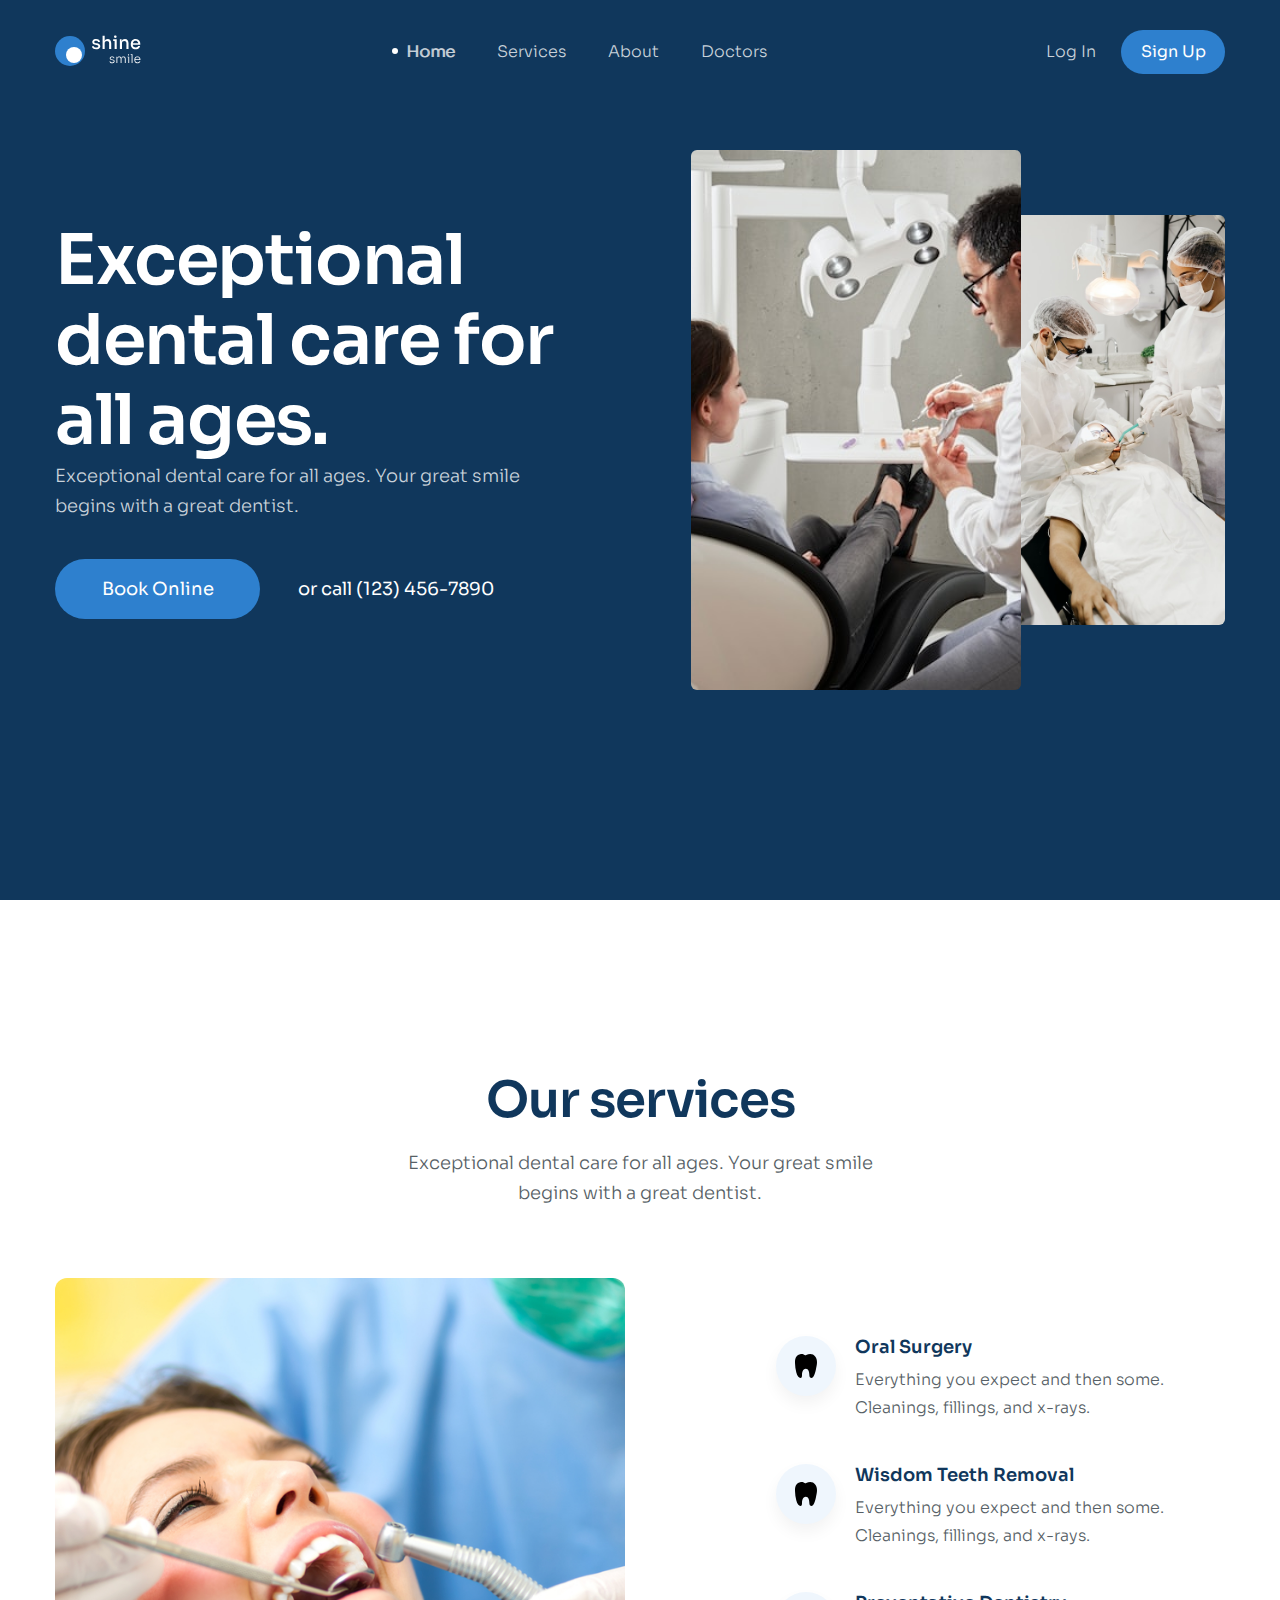
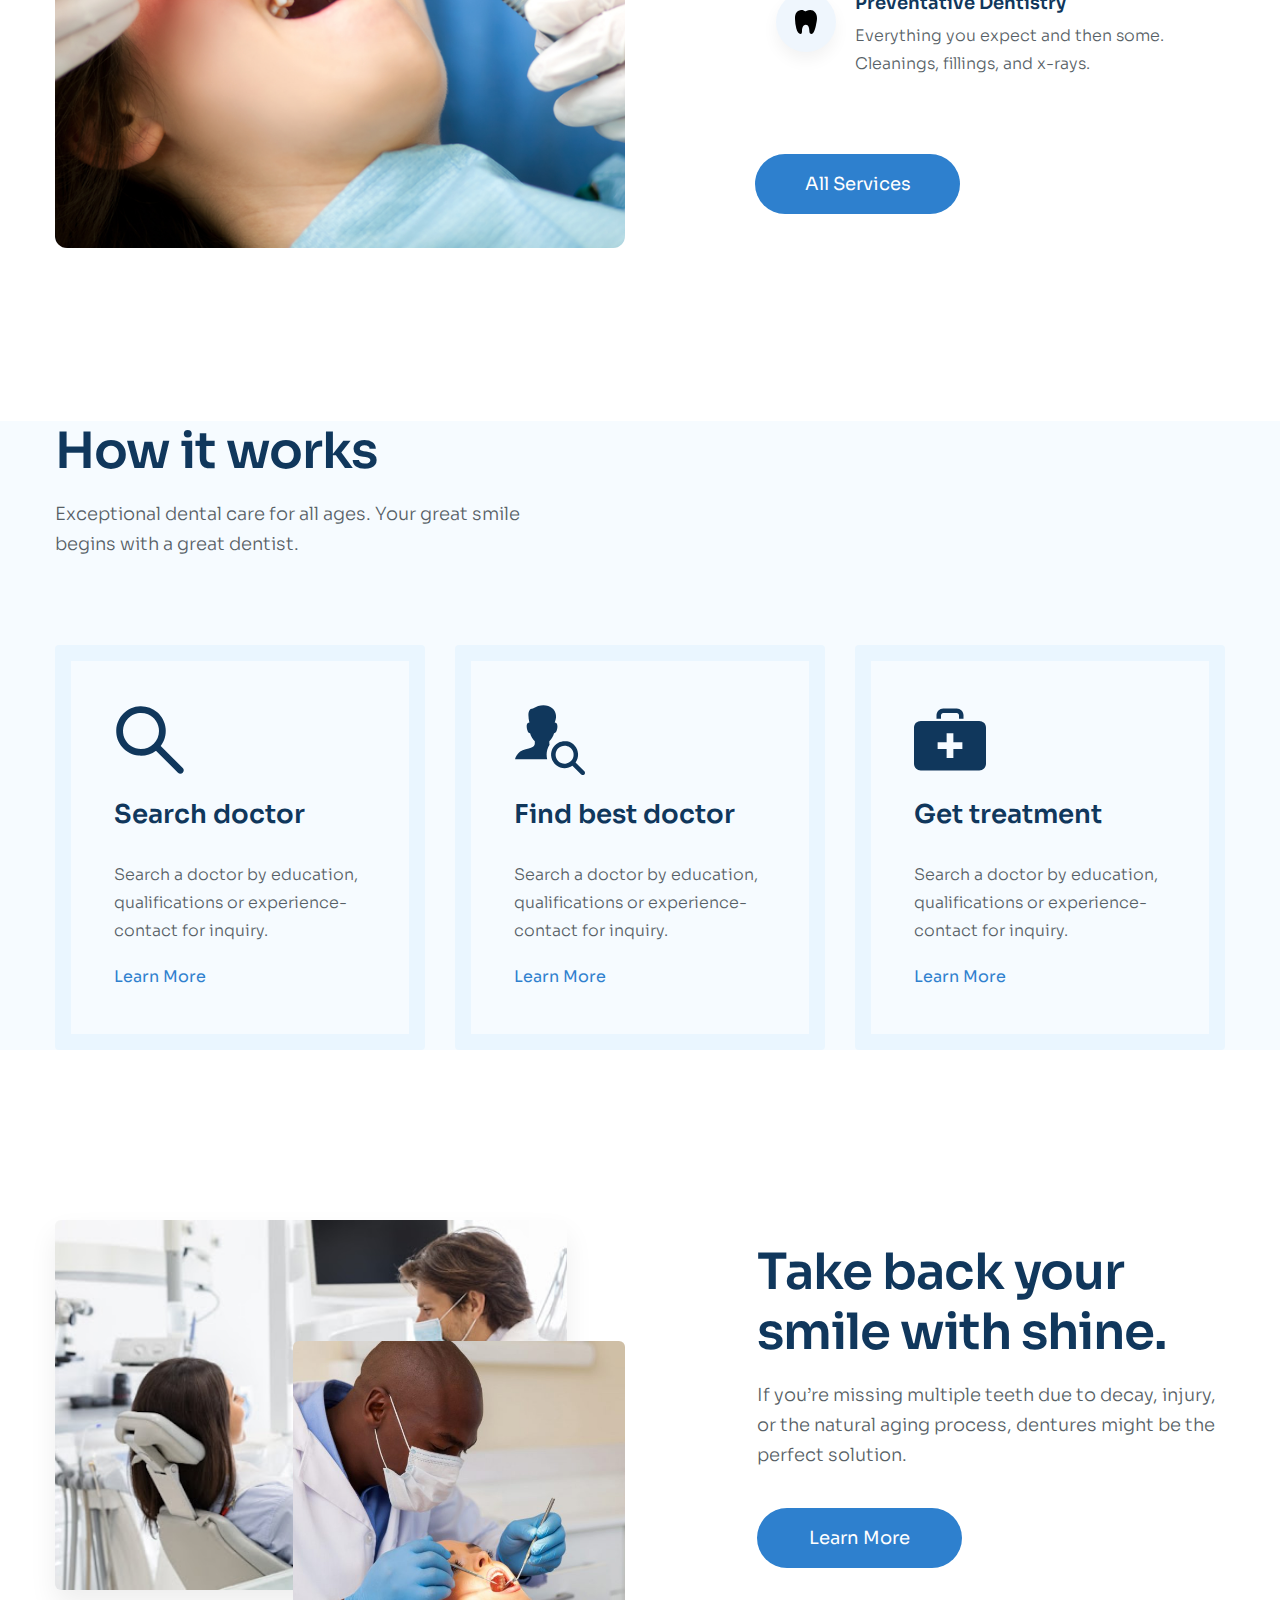
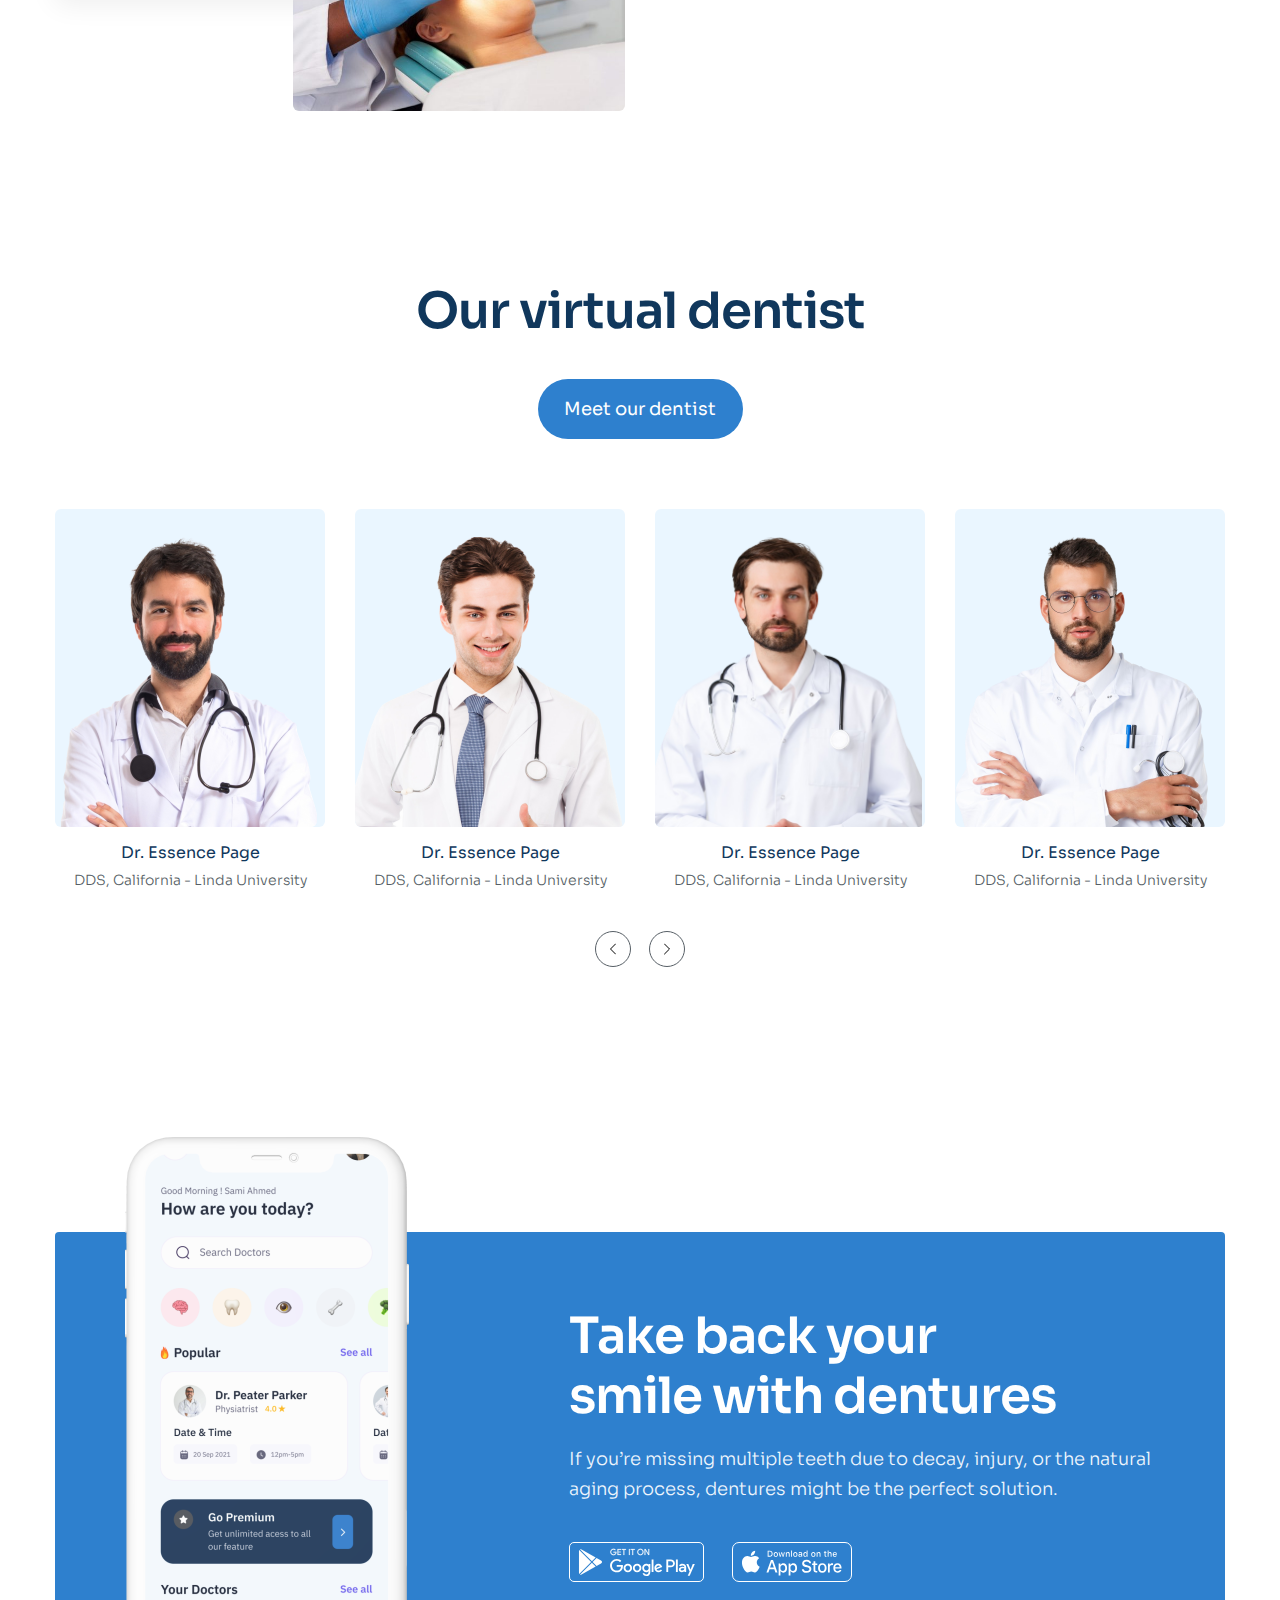
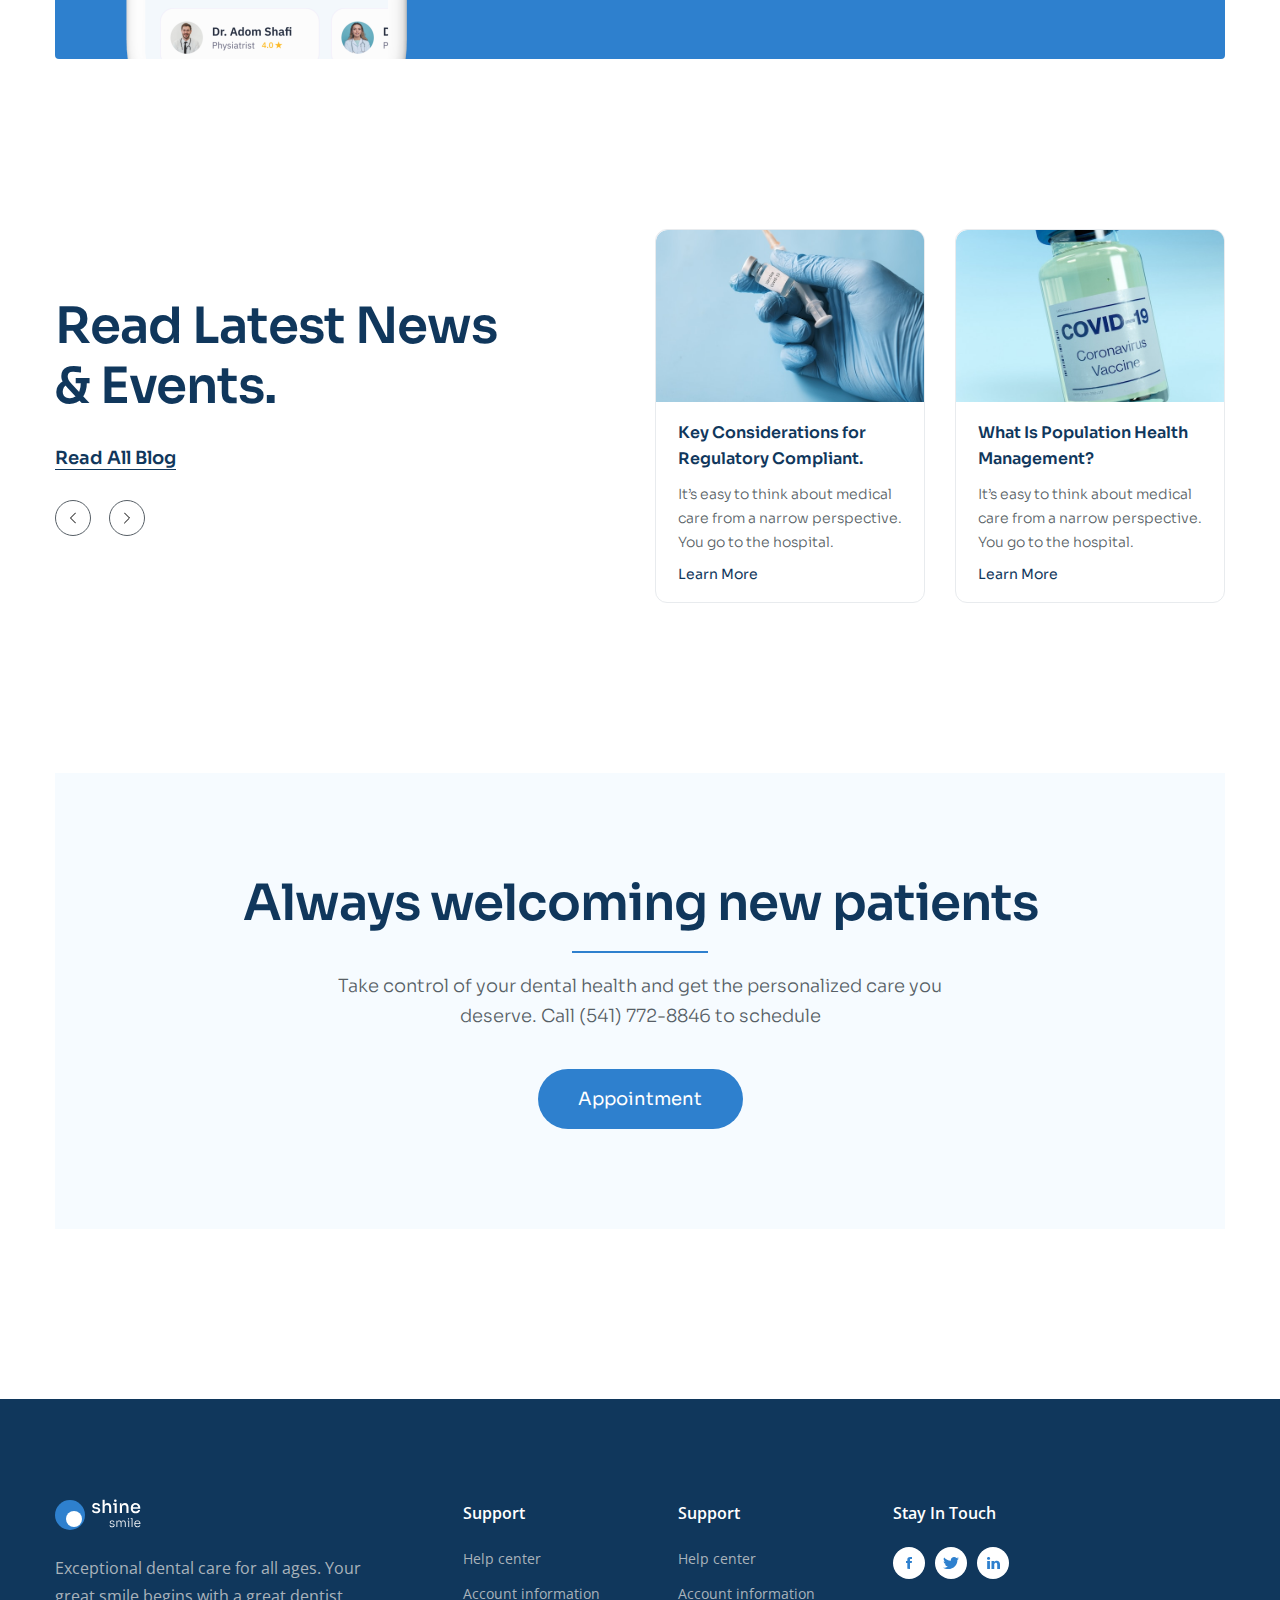
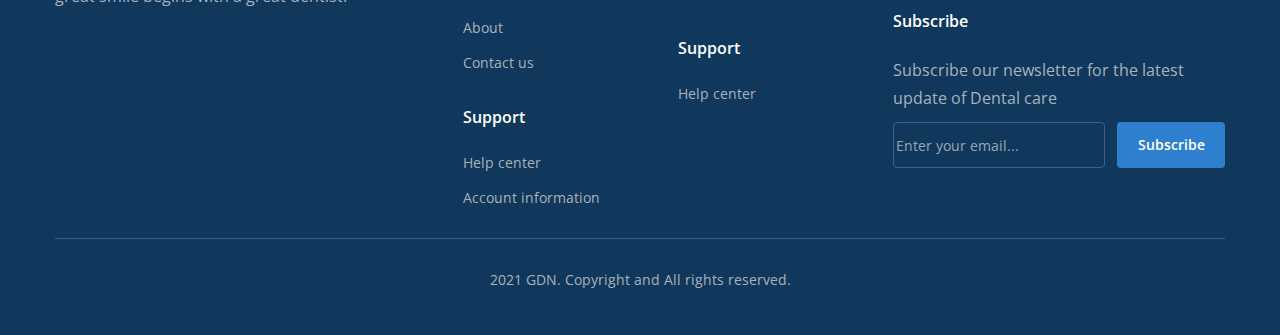
<file: index.html>
<!DOCTYPE html>
<html lang="vi">
  <head>
    <!-- https://www.figma.com/design/9onqgKUvwZFrxvAsskMSdJ/03.duan3-landing-page-tuhoc.cc?node-id=0-1&t=OdYmE0MTbhRgYgNj-0 -->
    <meta charset="UTF-8" />
    <meta name="viewport" content="width=device-width, initial-scale=1.0" />
    <!-- add favicon -->
    <link
      rel="apple-touch-icon"
      sizes="57x57"
      href="./asset/favicon/apple-icon-57x57.png"
    />
    <link
      rel="apple-touch-icon"
      sizes="60x60"
      href="./asset/favicon/apple-icon-60x60.png"
    />
    <link
      rel="apple-touch-icon"
      sizes="72x72"
      href="./asset/favicon/apple-icon-72x72.png"
    />
    <link
      rel="apple-touch-icon"
      sizes="76x76"
      href="./asset/favicon/apple-icon-76x76.png"
    />
    <link
      rel="apple-touch-icon"
      sizes="114x114"
      href="./asset/favicon/apple-icon-114x114.png"
    />
    <link
      rel="apple-touch-icon"
      sizes="120x120"
      href="./asset/favicon/apple-icon-120x120.png"
    />
    <link
      rel="apple-touch-icon"
      sizes="144x144"
      href="./asset/favicon/apple-icon-144x144.png"
    />
    <link
      rel="apple-touch-icon"
      sizes="152x152"
      href="./asset/favicon/apple-icon-152x152.png"
    />
    <link
      rel="apple-touch-icon"
      sizes="180x180"
      href="./asset/favicon/apple-icon-180x180.png"
    />
    <link
      rel="icon"
      type="image/png"
      sizes="192x192"
      href="./asset/favicon/android-icon-192x192.png"
    />
    <link
      rel="icon"
      type="image/png"
      sizes="32x32"
      href="./asset/favicon/favicon-32x32.png"
    />
    <link
      rel="icon"
      type="image/png"
      sizes="96x96"
      href="./asset/favicon/favicon-96x96.png"
    />
    <link
      rel="icon"
      type="image/png"
      sizes="16x16"
      href="./asset/favicon/favicon-16x16.png"
    />
    <link rel="manifest" href="./asset/favicon/manifest.json" />
    <meta name="msapplication-TileColor" content="#ffffff" />
    <meta
      name="msapplication-TileImage"
      content="./asset/favicon/ms-icon-144x144.png"
    />
    <meta name="theme-color" content="#ffffff" />
    <!-- Embed font -->
    <link rel="preconnect" href="https://fonts.googleapis.com" />
    <link rel="preconnect" href="https://fonts.gstatic.com" crossorigin />
    <link
      href="https://fonts.googleapis.com/css2?family=Open+Sans:wght@300;400;500;600;700&family=Sora:wght@300;400;500;600;700;800&display=swap"
      rel="stylesheet"
    />
    <!-- reset css -->
    <link rel="stylesheet" href="./asset/css/reset.css" />
    <!-- style css -->
    <link rel="stylesheet" href="./asset/css/style.css" />
    <title>shine smile</title>
  </head>
  <body>
    <header class="header">
      <div class="container">
        <div class="header-top">
          <!-- Logo -->
          <a href="#!"
            ><img src="./asset/img/logo.svg" alt="Shine Smile" class="logo"
          /></a>
          <!-- nav -->
          <nav class="navbar">
            <ul class="navbar__list">
              <li class="navbar__item">
                <a href="#!" class="navbar__link navbar__link--active">Home</a>
              </li>
              <li class="navbar__item">
                <a href="#!" class="navbar__link">Services</a>
              </li>
              <li class="navbar__item">
                <a href="#!" class="navbar__link">About</a>
              </li>
              <li class="navbar__item">
                <a href="#!" class="navbar__link">Doctors</a>
              </li>
            </ul>
          </nav>
          <!-- cta action -->
          <div class="header__action">
            <a href="#!" class="header__action--login">Log In</a>
            <a href="#!" class="btn header__action--signup">Sign Up</a>
          </div>
        </div>
        <!-- hero -->
        <section class="hero">
          <!-- hero left -->
          <section class="hero__content">
            <h1 class="hero__heading">Exceptional dental care for all ages.</h1>
            <p class="hero__desc">
              Exceptional dental care for all ages. Your great smile begins with
              a great dentist.
            </p>
            <div class="hero__row">
              <a href="#!" class="btn">Book Online</a>
              <span class="hero__phone">or call (123) 456-7890</span>
            </div>
          </section>

          <!-- hero right -->
          <div class="hero__media">
            <figure class="hero__images">
              <img
                src="./asset/img/hero-1.jpg"
                alt="Exceptional dental care for all ages."
                class="hero__img hero__img--large"
              />
              <img
                src="./asset/img/hero-2.jpg"
                alt="Exceptional dental care for all ages."
                class="hero__img hero__img--small"
              />
            </figure>
          </div>
        </section>
      </div>
    </header>

    <!-- main -->
    <main>
      <!-- our service -->
      <section class="service">
        <div class="container">
          <h2 class="service__heading section-heading">Our services</h2>
          <p class="service__desc section-desc">
            Exceptional dental care for all ages. Your great smile begins with a
            great dentist.
          </p>
          <div class="service__row">
            <!-- service left -->
            <figure>
              <img
                src="./asset/img/service1.jpg"
                alt="Our services"
                class="service__img"
              />
            </figure>

            <!-- service right -->
            <div class="service__list">
              <!-- item 1 -->
              <section class="service-item">
                <div class="service-item__icon">
                  <svg
                    xmlns="http://www.w3.org/2000/svg"
                    width="22"
                    height="24"
                    viewBox="0 0 22 24"
                    fill="none"
                  >
                    <path
                      d="M20.3598 2.63964C17.9506 -0.556131 14.2772 -0.568132 11.2481 1.10682C11.001 1.24657 10.7219 1.31411 10.4406 1.30222C10.1592 1.29033 9.88633 1.19945 9.65105 1.03931C8.49552 0.245717 7.29036 -0.316477 5.13904 0.207462C0.623408 1.3071 0 4.90379 0 8.99816C0.0797353 12.1602 0.500857 15.3032 1.25551 18.3683C2.11836 22.0168 3.90382 24 5.43354 24C6.96326 24 7.00963 22.2204 7.00963 20.8016C7.00963 19.2009 7.39505 14.8009 10.8642 14.8009C13.5317 14.8009 14.3333 18.4013 14.3333 20.8016C14.3329 23.095 15.1722 24 16.6628 24C19.5267 24 20.9796 15.3938 21.3719 13.1237C21.7642 10.8535 22.9882 6.12569 20.3598 2.63964Z"
                      fill="currentColor"
                    />
                  </svg>
                </div>
                <div class="service-item__body">
                  <div class="service-item__heading">Oral Surgery</div>
                  <div class="service-item__desc">
                    Everything you expect and then some. Cleanings, fillings,
                    and x-rays.
                  </div>
                </div>
              </section>
              <!-- item 2 -->
              <section class="service-item">
                <div class="service-item__icon">
                  <svg
                    xmlns="http://www.w3.org/2000/svg"
                    width="22"
                    height="24"
                    viewBox="0 0 22 24"
                    fill="none"
                  >
                    <path
                      d="M20.3598 2.63964C17.9506 -0.556131 14.2772 -0.568132 11.2481 1.10682C11.001 1.24657 10.7219 1.31411 10.4406 1.30222C10.1592 1.29033 9.88633 1.19945 9.65105 1.03931C8.49552 0.245717 7.29036 -0.316477 5.13904 0.207462C0.623408 1.3071 0 4.90379 0 8.99816C0.0797353 12.1602 0.500857 15.3032 1.25551 18.3683C2.11836 22.0168 3.90382 24 5.43354 24C6.96326 24 7.00963 22.2204 7.00963 20.8016C7.00963 19.2009 7.39505 14.8009 10.8642 14.8009C13.5317 14.8009 14.3333 18.4013 14.3333 20.8016C14.3329 23.095 15.1722 24 16.6628 24C19.5267 24 20.9796 15.3938 21.3719 13.1237C21.7642 10.8535 22.9882 6.12569 20.3598 2.63964Z"
                      fill="currentColor"
                    />
                  </svg>
                </div>
                <div class="service-item__body">
                  <div class="service-item__heading">Wisdom Teeth Removal</div>
                  <div class="service-item__desc">
                    Everything you expect and then some. Cleanings, fillings,
                    and x-rays.
                  </div>
                </div>
              </section>
              <!-- item 3 -->
              <section class="service-item">
                <div class="service-item__icon">
                  <svg
                    xmlns="http://www.w3.org/2000/svg"
                    width="22"
                    height="24"
                    viewBox="0 0 22 24"
                    fill="none"
                  >
                    <path
                      d="M20.3598 2.63964C17.9506 -0.556131 14.2772 -0.568132 11.2481 1.10682C11.001 1.24657 10.7219 1.31411 10.4406 1.30222C10.1592 1.29033 9.88633 1.19945 9.65105 1.03931C8.49552 0.245717 7.29036 -0.316477 5.13904 0.207462C0.623408 1.3071 0 4.90379 0 8.99816C0.0797353 12.1602 0.500857 15.3032 1.25551 18.3683C2.11836 22.0168 3.90382 24 5.43354 24C6.96326 24 7.00963 22.2204 7.00963 20.8016C7.00963 19.2009 7.39505 14.8009 10.8642 14.8009C13.5317 14.8009 14.3333 18.4013 14.3333 20.8016C14.3329 23.095 15.1722 24 16.6628 24C19.5267 24 20.9796 15.3938 21.3719 13.1237C21.7642 10.8535 22.9882 6.12569 20.3598 2.63964Z"
                      fill="currentColor"
                    />
                  </svg>
                </div>
                <div class="service-item__body">
                  <div class="service-item__heading">
                    Preventative Dentistry
                  </div>
                  <div class="service-item__desc">
                    Everything you expect and then some. Cleanings, fillings,
                    and x-rays.
                  </div>
                </div>
              </section>
              <a href="#!" class="btn service__btn">All Services</a>
            </div>
          </div>
        </div>
      </section>

      <!-- our work -->
      <section class="work">
        <div class="container">
          <h2 class="section-heading">How it works</h2>
          <p class="section-desc work__desc">
            Exceptional dental care for all ages. Your great smile begins with a
            great dentist.
          </p>
          <div class="work__list">
            <!-- work item 1 -->
            <section class="work-item">
              <img
                src="./asset/img/Orion_search.svg"
                alt="How it works"
                class="work-item__icon"
              />
              <h3 class="work-item__heading">Search doctor</h3>
              <p class="work-item__desc">
                Search a doctor by education, qualifications or
                experience-contact for inquiry.
              </p>
              <a href="#!" class="work-item__more">Learn More</a>
            </section>
            <!-- work item 2 -->
            <section class="work-item">
              <img
                src="./asset/img/Orion_find-user.svg"
                alt="How it works"
                class="work-item__icon"
              />
              <h3 class="work-item__heading">Find best doctor</h3>
              <p class="work-item__desc">
                Search a doctor by education, qualifications or
                experience-contact for inquiry.
              </p>
              <a href="#!" class="work-item__more">Learn More</a>
            </section>
            <!-- work item 3 -->
            <section class="work-item">
              <img
                src="./asset/img/Orion_first-aid-kit.svg"
                alt="How it works"
                class="work-item__icon"
              />
              <h3 class="work-item__heading">Get treatment</h3>
              <p class="work-item__desc">
                Search a doctor by education, qualifications or
                experience-contact for inquiry.
              </p>
              <a href="#!" class="work-item__more">Learn More</a>
            </section>
          </div>
        </div>
      </section>

      <!-- about -->
      <section class="about">
        <div class="container">
          <div class="about-row">
            <!-- about left -->
            <div class="about-media">
              <figure class="about__img">
                <img
                  src="./asset/img/hero 3.jpg"
                  alt="Take back your smile with shine."
                  class="about__img--big"
                />
                <img
                  src="./asset/img/hero 4.jpg"
                  alt="Take back your smile with shine."
                  class="about__img--small"
                />
              </figure>
            </div>
            <!-- about right -->
            <section class="about-content">
              <h2 class="section-heading">Take back your smile with shine.</h2>
              <p class="section-desc">
                If you’re missing multiple teeth due to decay, injury, or the
                natural aging process, dentures might be the perfect solution.
              </p>
              <a href="#!" class="btn about-content__btn">Learn More</a>
            </section>
          </div>
        </div>
      </section>

      <!-- team -->
      <section class="team">
        <div class="container">
          <div class="team-header">
            <h2 class="section-heading">Our virtual dentist</h2>
            <a href="#!" class="btn team__cta">Meet our dentist</a>
          </div>
          <div class="team__list">
            <!-- item 1 -->
            <article class="team-item">
              <div class="team-item__img-bg">
                <img
                  src="./asset/img/doc1.png"
                  alt="Dr. Essence Page"
                  class="team-item__thumb"
                />
              </div>
              <h3 class="team-item__name">Dr. Essence Page</h3>
              <p class="team-item__desc">DDS, California - Linda University</p>
            </article>
            <!-- item 2 -->
            <article class="team-item">
              <div class="team-item__img-bg">
                <img
                  src="./asset/img/doc2.png"
                  alt="Dr. Essence Page"
                  class="team-item__thumb"
                />
              </div>
              <h3 class="team-item__name">Dr. Essence Page</h3>
              <p class="team-item__desc">DDS, California - Linda University</p>
            </article>
            <!-- item 3 -->
            <article class="team-item">
              <div class="team-item__img-bg">
                <img
                  src="./asset/img/doc3.png"
                  alt="Dr. Essence Page"
                  class="team-item__thumb"
                />
              </div>
              <h3 class="team-item__name">Dr. Essence Page</h3>
              <p class="team-item__desc">DDS, California - Linda University</p>
            </article>
            <!-- item 4 -->
            <article class="team-item">
              <div class="team-item__img-bg">
                <img
                  src="./asset/img/doc4.png"
                  alt="Dr. Essence Page"
                  class="team-item__thumb"
                />
              </div>
              <h3 class="team-item__name">Dr. Essence Page</h3>
              <p class="team-item__desc">DDS, California - Linda University</p>
            </article>
          </div>

          <div class="control team__control">
            <!-- previous -->
            <button class="control__btn">
              <svg
                class="control-icon"
                xmlns="http://www.w3.org/2000/svg"
                width="6"
                height="12"
                viewBox="0 0 6 12"
                fill="none"
              >
                <path
                  d="M5.5 1L0.5 6L5.5 11"
                  stroke="currentColor"
                  stroke-linecap="round"
                  stroke-linejoin="round"
                />
              </svg>
            </button>
            <!-- next -->
            <button class="control__btn">
              <svg
                class="control-icon control-icon--next"
                xmlns="http://www.w3.org/2000/svg"
                width="6"
                height="12"
                viewBox="0 0 6 12"
                fill="none"
              >
                <path
                  d="M5.5 1L0.5 6L5.5 11"
                  stroke="currentColor"
                  stroke-linecap="round"
                  stroke-linejoin="round"
                />
              </svg>
            </button>
          </div>
        </div>
      </section>
      <!-- install mobile -->
      <section class="install">
        <div class="container">
          <div class="install__inner">
            <!-- install left -->
            <figure>
              <img
                src="./asset/img/Rectangle.png"
                alt=""
                class="install__img"
              />
            </figure>
            <!-- install right -->
            <section class="install__content">
              <h2 class="section-heading install__heading">
                Take back your smile with dentures
              </h2>
              <p class="install__desc">
                If you’re missing multiple teeth due to decay, injury, or the
                natural aging process, dentures might be the perfect solution.
              </p>
              <div class="install__row">
                <a href="#!">
                  <img
                    src="./asset/img/Googleplay.svg"
                    alt="Google"
                    class="install__btn-img"
                  />
                </a>
                <a href="#!">
                  <img
                    src="./asset/img/Appstore.svg"
                    alt="App Store"
                    class="install__btn-img"
                  />
                </a>
              </div>
            </section>
          </div>
        </div>
      </section>

      <!-- blog  -->
      <section class="blog">
        <div class="container">
          <div class="blog__inner">
            <!-- blog left -->
            <section class="blog__content">
              <h2 class="section-heading blog__heading">
                Read Latest News & Events.
              </h2>
              <a href="#!" class="blog__more">Read All Blog</a>

              <div class="control blog__control">
                <!-- previous -->
                <button class="control__btn">
                  <svg
                    class="control-icon"
                    xmlns="http://www.w3.org/2000/svg"
                    width="6"
                    height="12"
                    viewBox="0 0 6 12"
                    fill="none"
                  >
                    <path
                      d="M5.5 1L0.5 6L5.5 11"
                      stroke="currentColor"
                      stroke-linecap="round"
                      stroke-linejoin="round"
                    />
                  </svg>
                </button>
                <!-- next -->
                <button class="control__btn">
                  <svg
                    class="control-icon control-icon--next"
                    xmlns="http://www.w3.org/2000/svg"
                    width="6"
                    height="12"
                    viewBox="0 0 6 12"
                    fill="none"
                  >
                    <path
                      d="M5.5 1L0.5 6L5.5 11"
                      stroke="currentColor"
                      stroke-linecap="round"
                      stroke-linejoin="round"
                    />
                  </svg>
                </button>
              </div>
            </section>
            <!-- blog right -->
            <div class="blog__list">
              <!-- item 1 -->
              <article class="blog-item">
                <figure class="blog-item__warp">
                  <img
                    src="./asset/img/vac1.jpg"
                    alt="Key Considerations for Regulatory Compliant."
                    class="blog-item__thumb"
                  />
                </figure>
                <section class="blog-item__body">
                  <h3>
                    <a href="#!" class="blog-item__heading"
                      >Key Considerations for Regulatory Compliant.</a
                    >
                  </h3>
                  <p class="blog-item__desc">
                    It’s easy to think about medical care from a narrow
                    perspective. You go to the hospital.
                  </p>
                  <a href="#!" class="blog-item__more">Learn More</a>
                </section>
              </article>

              <!-- item 2 -->
              <article class="blog-item">
                <figure class="blog-item__warp">
                  <img
                    src="./asset/img/vac2.jpg"
                    alt="What Is Population Health Management?"
                    class="blog-item__thumb"
                  />
                </figure>
                <section class="blog-item__body">
                  <h3>
                    <a href="#!" class="blog-item__heading"
                      >What Is Population Health Management?</a
                    >
                  </h3>
                  <p class="blog-item__desc">
                    It’s easy to think about medical care from a narrow
                    perspective. You go to the hospital.
                  </p>
                  <a href="#!" class="blog-item__more">Learn More</a>
                </section>
              </article>
            </div>
          </div>
        </div>
      </section>

      <!-- appointment -->
      <section class="appointment">
        <div class="container">
          <div class="appointment__inner">
            <h2 class="section-heading appointment__heading">
              Always welcoming new patients
            </h2>
            <p class="section-desc appointment__desc">
              Take control of your dental health and get the personalized care
              you deserve. Call (541) 772-8846 to schedule
            </p>
            <a href="#!" class="btn appointment__btn">Appointment</a>
          </div>
        </div>
      </section>
    </main>

    <!-- footer -->
    <section class="footer">
      <div class="container">
        <!-- top footer -->
        <div class="footer__top">
          <!-- column 1 -->
          <div class="footer__column">
            <!-- Logo -->
            <a href="#!"
              ><img src="./asset/img/logo.svg" alt="Shine Smile" class="logo"
            /></a>
            <p class="footer__desc">
              Exceptional dental care for all ages. Your great smile begins with
              a great dentist.
            </p>
          </div>
          <!-- column 2 -->
          <div class="footer__column">
            <h3 class="footer__heading">Support</h3>
            <ul class="footer__list">
              <li class="footer__item">
                <a href="#!" class="footer__link">Help center</a>
              </li>
              <li class="footer__item">
                <a href="#!" class="footer__link">Account information</a>
              </li>
              <li class="footer__item">
                <a href="#!" class="footer__link">About</a>
              </li>
              <li class="footer__item">
                <a href="#!" class="footer__link">Contact us</a>
              </li>
            </ul>
            <h3 class="footer__heading">Support</h3>
            <ul class="footer__list">
              <li class="footer__item">
                <a href="#!" class="footer__link">Help center</a>
              </li>
              <li class="footer__item">
                <a href="#!" class="footer__link">Account information</a>
              </li>
            </ul>
          </div>
          <!-- column 3 -->
          <div class="footer__column">
            <h3 class="footer__heading">Support</h3>
            <ul class="footer__list">
              <li class="footer__item">
                <a href="#!" class="footer__link">Help center</a>
              </li>
              <li class="footer__item">
                <a href="#!" class="footer__link">Account information</a>
              </li>
            </ul>
            <h3 class="footer__heading">Support</h3>
            <ul class="footer__list">
              <li class="footer__item">
                <a href="#!" class="footer__link">Help center</a>
              </li>
            </ul>
          </div>
          <!-- column 4 -->
          <div class="footer__column">
            <h3 class="footer__heading">Stay In Touch</h3>
            <div class="footer__social">
              <a href="#!" class="footer__social-btn">
                <svg
                  xmlns="http://www.w3.org/2000/svg"
                  width="6"
                  height="12"
                  viewBox="0 0 6 12"
                  fill="none"
                >
                  <path
                    d="M3.98981 11.9358V6.0302H5.76473L6 3.9517H3.98981L3.9928 2.91132C3.9928 2.3692 4.0477 2.07885 4.87783 2.07885H5.98755V0H4.21224C2.07977 0 1.32931 1.00825 1.32931 2.70405V3.95186H0V6.03055H1.32931V11.8521C1.84718 11.9489 2.38257 12 2.93075 12C3.28487 12 3.63863 11.9786 3.98981 11.9358Z"
                    fill="currentColor"
                  />
                </svg>
              </a>
              <a href="#!" class="footer__social-btn">
                <svg
                  xmlns="http://www.w3.org/2000/svg"
                  width="16"
                  height="12"
                  viewBox="0 0 16 12"
                  fill="none"
                >
                  <path
                    d="M16 1.42062C15.405 1.66154 14.771 1.82123 14.11 1.89877C14.79 1.524 15.309 0.935077 15.553 0.225231C14.919 0.574154 14.219 0.820615 13.473 0.958154C12.871 0.366462 12.013 0 11.077 0C9.261 0 7.799 1.36062 7.799 3.02862C7.799 3.26862 7.821 3.49938 7.875 3.71908C5.148 3.59631 2.735 2.38985 1.114 0.552C0.831 1.00523 0.665 1.524 0.665 2.08246C0.665 3.13108 1.25 4.06062 2.122 4.59877C1.595 4.58954 1.078 4.44831 0.64 4.22585C0.64 4.23508 0.64 4.24708 0.64 4.25908C0.64 5.73046 1.777 6.95262 3.268 7.23415C3.001 7.30154 2.71 7.33385 2.408 7.33385C2.198 7.33385 1.986 7.32277 1.787 7.28215C2.212 8.48123 3.418 9.36277 4.852 9.39138C3.736 10.1972 2.319 10.6828 0.785 10.6828C0.516 10.6828 0.258 10.6717 0 10.6412C1.453 11.5062 3.175 12 5.032 12C11.068 12 14.368 7.38462 14.368 3.384C14.368 3.25015 14.363 3.12092 14.356 2.99262C15.007 2.56615 15.554 2.03354 16 1.42062Z"
                    fill="currentColor"
                  />
                </svg>
              </a>
              <a href="#!" class="footer__social-btn">
                <svg
                  xmlns="http://www.w3.org/2000/svg"
                  width="13"
                  height="12"
                  viewBox="0 0 13 12"
                  fill="none"
                >
                  <path
                    d="M0 1.39394C0 0.989891 0.146401 0.656558 0.439189 0.393939C0.731978 0.131309 1.11262 0 1.58108 0C2.04119 0 2.41344 0.129285 2.69788 0.387879C2.99066 0.654545 3.13707 1.00201 3.13707 1.4303C3.13707 1.81818 2.99486 2.14141 2.71042 2.4C2.41764 2.66667 2.03282 2.8 1.55598 2.8H1.54344C1.08333 2.8 0.711072 2.66667 0.426641 2.4C0.142209 2.13333 0 1.79798 0 1.39394ZM0.163127 12V3.90303H2.94884V12H0.163127ZM4.49228 12H7.27799V7.47879C7.27799 7.19595 7.31146 6.97777 7.37838 6.82424C7.49549 6.54949 7.67326 6.31716 7.91168 6.12727C8.1501 5.93737 8.44916 5.84242 8.80888 5.84242C9.74582 5.84242 10.2143 6.45252 10.2143 7.67273V12H13V7.35758C13 6.16161 12.7072 5.25455 12.1216 4.63636C11.536 4.01818 10.7622 3.70909 9.80019 3.70909C8.72104 3.70909 7.88031 4.15758 7.27799 5.05455V5.07879H7.26544L7.27799 5.05455V3.90303H4.49228C4.509 4.16161 4.51737 4.96565 4.51737 6.31515C4.51737 7.66464 4.509 9.55959 4.49228 12Z"
                    fill="currentColor"
                  />
                </svg>
              </a>
            </div>
            <h3 class="footer__heading">Subscribe</h3>
            <p class="footer__desc">
              Subscribe our newsletter for the latest update of Dental care
            </p>
            <!-- Form -->
            <form class="footer-form" action="">
              <input
                type="email"
                class="footer-form__input"
                placeholder="Enter your email..."
              />
              <button class="footer-form__submit">Subscribe</button>
            </form>
          </div>
        </div>

        <!-- bottom footer copyright -->
        <div class="footer__copyright">
          <p class="footer__copyright-text">
            2021 GDN. Copyright and All rights reserved.
          </p>
        </div>
      </div>
    </section>
  </body>
</html>
</file>
<file: asset/css/style.css>
* {
  box-sizing: border-box;
}

:root {
  --header-bg: #10375c;
}

html {
  font-size: 62.5%;
}

body {
  font-size: 1.6rem;
  font-family: "Sora", sans-serif;
}

/* ============== common ================= */
input,
textarea,
select,
button {
  font-family: inherit;
  font-size: inherit;
}
.container {
  width: 1170px;
  max-width: calc(100% - 48px);
  margin: 0 auto;
}

a {
  text-decoration: none;
}

.btn {
  display: inline-block;
  min-width: 205px;
  line-height: 60px;
  background: #2e80ce;
  border-radius: 999px;
  color: #ffffff;
  font-size: 1.8rem;
  font-weight: 400;
  text-align: center;
}

.btn:hover {
  opacity: 0.9;
}

.section-heading {
  color: #10375c;
  font-size: 5rem;
  font-weight: 600;
  line-height: 1.2;
  letter-spacing: -0.02em;
}

.section-desc {
  margin-top: 18px;
  color: #575f66;
  font-size: 1.8rem;
  font-weight: 300;
  line-height: 1.67;
}
/* control btn */
.control {
  display: flex;
  column-gap: 18px;
  align-items: center;
}

.control__btn {
  border: 1px solid #575f66;
  width: 36px;
  height: 36px;
  border-radius: 50%;
  display: flex;
  justify-content: center;
  align-items: center;
  background: #fff;
  cursor: pointer;
  transition: 0.25s;
}

.control__btn:hover {
  background: #2e80ce;
  border-color: #2e80ce;
  color: #fff;
}

.control-icon--next {
  rotate: 180deg;
}

/* ============== header ================= */
.header {
  padding-top: 30px;
  background: var(--header-bg);
  min-height: 100vh;
}

.header-top {
  display: flex;
  justify-content: space-between;
  align-items: center;
}

.navbar__list {
  display: flex;
}

.header__action--login,
.navbar__link {
  padding: 8px 21px;
  color: #c9d2da;
  font-size: 1.6rem;
  font-weight: 300;
  line-height: 1.75;
  text-align: center;
}
.navbar__link--active:hover,
.navbar__link--active {
  text-shadow: 1px 0 0 currentColor;
}

.navbar__link--active::before {
  top: -3px;
  position: relative;
  right: 8px;
  content: "";
  display: inline-block;
  width: 6px;
  height: 6px;
  border-radius: 50%;
  background: #ffffff;
}

.header__action--signup {
  min-width: 104px;
  line-height: 44px;
  font-size: 1.6rem;
}

header__action--login {
  margin-right: 7px;
}

/* ============== hero ================= */
.hero {
  display: flex;
  padding-top: 76px;
  align-items: center;
}

.hero__content {
  width: 44%;
}

.hero__media {
  flex: 1;
}

.hero__heading {
  color: #ffffff;
  font-size: 7rem;
  font-weight: 600;
  line-height: 1.14;
  letter-spacing: -0.02em;
  text-align: left;
}

.hero__desc {
  color: #c9d2da;
  font-size: 1.8rem;
  font-weight: 300;
  line-height: 1.67;
  text-align: left;
}

.hero__row {
  margin-top: 38px;
  display: flex;
  align-items: center;
  column-gap: 38px;
}

.hero__phone {
  color: #ffffff;
  font-size: 1.8rem;
  font-weight: 400;
  line-height: 1.67;
  text-align: center;
}

.hero__images {
  display: flex;
  align-items: center;
  justify-content: flex-end;
}

.hero__img {
  object-fit: cover;
}
.hero__img--large {
  width: 330px;
  height: 540px;
  margin-right: -6px;
  border-radius: 6px;
  z-index: 1;
}

.hero__img--small {
  width: 210px;
  height: 410px;
  gap: 0px;
  border-radius: 0px 6px 6px 0px;
  opacity: 0px;
}

/* ============== service ================= */
.service {
  padding: 170px 0;
  background: #fff;
}

.service__heading,
.service__desc {
  text-align: center;
}

.service__desc {
  width: 468px;
  margin: 18px auto 0;
}

.service__row {
  margin-top: 70px;
  display: flex;
  justify-content: space-between;
  align-items: center;
}

.service__img {
  width: 570px;
  height: 570px;
  border-radius: 12px;
  object-fit: cover;
}

.service-item {
  padding: 21px;
  display: flex;
  width: 470px;
  border-radius: 10px;
  background: #fff;
  transition: 0.25s;
}

.service-item:hover {
  position: relative;
  box-shadow: 0px 14px 28px 0px rgba(0, 0, 0, 0.05);
}
.service-item:hover .service-item__icon {
  color: #fff;
  background: #2e80ce;
}

.service-item__icon {
  width: 60px;
  height: 60px;
  border-radius: 50%;
  background: #eff6fd;
  box-shadow: 0px 8px 16px 0px rgba(0, 0, 0, 0.05);
  display: flex;
  justify-content: center;
  align-items: center;
  flex-shrink: 0;
  margin-right: 19px;
  transition: 0.25s;
}

.service-item__heading {
  color: #10375c;
  font-size: 1.8rem;
  font-weight: 600;
  line-height: normal;
}

.service-item__desc {
  margin-top: 8px;
  color: #575f66;
  font-size: 1.6rem;
  font-weight: 300;
  line-height: 1.75;
}
.service__btn {
  margin-top: 55px;
}

/* ============== work ================= */
.work {
  background: #f6fbff;
  padding: 100 0;
}

.work__desc {
  width: 468px;
}

.work__list {
  margin-top: 86px;
  display: grid;
  grid-template-columns: repeat(3, 1fr);
  column-gap: 30px;
}

.work-item {
  padding: 43px;
  border-radius: 4px;
  border: 16px solid #eaf6ff;
  transition: 0.25s;
}

.work-item:hover {
  border: 16px solid #2e80ce;
  transform: translateY(-16px);
}

.work-item__heading {
  margin-top: 18px;
  color: #10375c;
  font-size: 2.6rem;
  font-weight: 600;
  line-height: 1.38;
  text-align: left;
}

.work-item__desc {
  margin-top: 28px;
  color: #575f66;
  font-size: 1.6rem;
  font-weight: 300;
  line-height: 1.75;
}

.work-item__more {
  margin-top: 18px;
  display: inline-block;
  color: #2e80ce;
  font-weight: 400;
  font-size: 1.6rem;
  line-height: 1.75;
}

/* ============== about ================= */

.about {
  margin-top: 85px;
  /* padding: 85px 0; */
  padding: 85px 0 206px;
}
.about-row {
  display: flex;
  justify-content: space-between;
  align-items: center;
}

.about__media {
  width: 49%;
}

.about-content {
  width: 40%;
}

.about__img {
  position: relative;
}

.about__img--big {
  display: flex;
  object-fit: cover;
  width: 512px;
  height: 370px;
  border-radius: 6px;
  box-shadow: 0px 14px 28px 0px rgba(0, 0, 0, 0.07);
}

.about__img--small {
  position: absolute;
  top: 121px;
  left: 238px;
  object-fit: cover;
  width: 332px;
  height: 370px;
  border-radius: 6px;
  opacity: 0px;
}

.about-content__btn {
  margin-top: 38px;
}

/* ============== team ================= */
.team {
  padding: 85px 0;
}

.team-header {
  text-align: center;
  margin: 0 auto;
}

.team__cta {
  margin-top: 38px;
}

.team__list {
  margin-top: 70px;
  display: grid;
  column-gap: 30px;
  grid-template-columns: repeat(4, 1fr);
}

.team-item:hover .team-item__thumb {
  transform: scale(1.1);
}

.team-item__thumb {
  height: 290px;
  max-width: 100%;
  object-fit: cover;
  display: block;
  transition: 0.5s;
}

.team-item__img-bg {
  background: #eaf6ff;
  border-radius: 6px;
  padding-top: 28px;
  overflow: hidden;
}

.team-item__name {
  margin-top: 12px;
  color: #10375c;
  font-size: 1.6rem;
  line-height: 1.75;
  text-align: center;
}

.team-item__desc {
  color: #575f66;
  font-size: 1.4rem;
  font-weight: 300;
  line-height: 1.86;
  text-align: center;
}

.team__control {
  margin-top: 38px;
  justify-content: center;
}

.control__btn {
  border: 1px solid #575f66;
  width: 36px;
  height: 36px;
}

/* ============== install ================= */
.install__inner {
  margin: 180px 0 85px;
  position: relative;
  display: flex;
  align-items: center;
  justify-content: space-between;
  padding: 0 70px;
  height: 427px;
  background: #2e80ce;
  border-radius: 4px;
}

.install__img {
  position: absolute;
  bottom: 0;
  width: 284px;
  height: 522px;
  object-fit: cover;
}

.install__content {
  max-width: 586px;
}

.install__heading {
  color: #fff;
  max-width: 489px;
}

.install__desc {
  margin-top: 18px;
  color: #eff6fd;
  max-width: 586px;
  font-size: 1.8rem;
  font-weight: 300;
  line-height: 1.67;
}

.install__row {
  margin-top: 38px;
  display: flex;
  column-gap: 28px;
  align-items: center;
}

/* ============== blog ================= */
.blog {
  padding: 85px 0;
  background: #fff;
}

.blog__inner {
  display: flex;
  justify-content: space-between;
  align-items: center;
}

.blog__content {
  width: 40%;
}

.blog__heading {
  max-width: 470px;
}

.blog__more {
  margin-top: 28px;
  display: inline-block;
  color: #10375c;
  font-size: 1.8rem;
  font-weight: 600;
  line-height: 1.56;
  text-decoration-line: underline;
  text-underline-offset: 5px;
}

.blog__control {
  margin-top: 28px;
  justify-content: flex-start;
}

.blog__list {
  display: grid;
  grid-template-columns: repeat(2, 1fr);
  column-gap: 30px;
}

.blog-item {
  max-width: 270px;
  border-radius: 12px;
  border: 1px solid #e8ebee;
  background: #fff;
  overflow: hidden;
  transition: 0.5;
}

.blog-item:hover {
  box-shadow: 0px 18px 50px 0px rgba(0, 0, 0, 0.05);
  border-color: transparent;
}

.blog-item:hover .blog-item__thumb {
  transform: scale(1.1);
}

.blog-item__thumb {
  width: 270px;
  height: 172px;
  border-radius: 12px 12px 0px 0px;
  object-fit: cover;
  transition: 0.25s;
}

.blog-item__warp {
  height: 172px;
  overflow: hidden;
}

.blog-item__body {
  padding: 18px 22px;
}

.blog-item__heading {
  color: #10375c;
  font-size: 1.6rem;
  font-weight: 600;
  line-height: 1.63;
}

.blog-item__desc {
  margin-top: 10px;
  color: #575f66;
  font-size: 1.4rem;
  font-weight: 300;
  line-height: 1.72;
}

.blog-item__more {
  display: inline-block;
  margin-top: 12px;
  color: #10375c;
  font-size: 1.4rem;
  font-weight: 400;
  line-height: 17.64px;
  text-align: left;
}

.blog-item__more:hover {
  color: #2e80ce;
}

/* ============== appointment ================= */

.appointment {
  margin-top: 85px;
}

.appointment__inner {
  padding: 100px 178px;
  background: #f6fbff;

  text-align: center;
}

.appointment__heading::after {
  content: "";
  display: block;
  width: 136px;
  height: 2px;
  background: #2e80ce;
  margin: 18px auto 0;
}

.appointment__desc {
  margin: 18px auto 0;
  max-width: 617px;
}

.appointment__btn {
  margin-top: 38px;
}

/* ============== footer ================= */

.footer {
  margin-top: 170px;
  padding-top: 100px;
  background: #10375c;
  font-family: "Open Sans", sans-serif;
}
.footer__top {
  display: grid;
  grid-template-columns: 1fr 0.4fr 0.4fr 1fr;
  column-gap: 78px;
}

.footer__desc {
  margin-top: 21px;
  color: #a9b3bb;
  font-size: 1.6rem;
  font-weight: 400;
  line-height: 1.75;
}

.footer__heading {
  color: #fff;
  font-size: 1.6rem;
  font-weight: 600;
  line-height: 1.75;
}

.footer__list {
  margin: 20px 0 28px;
}

.footer__link {
  color: #a9b3bb;
  font-size: 1.4rem;
  font-weight: 400;
  line-height: 1.75;
  white-space: nowrap;
}

.footer__link:hover {
  text-decoration: underline;
}

.footer__item {
  margin-bottom: 10px;
}

.footer__social {
  margin: 20px 0 28px;
  display: flex;
  column-gap: 10px;
}

.footer__social-btn {
  display: flex;
  justify-content: center;
  align-items: center;
  background: #fff;
  color: #2e80ce;

  width: 32px;
  height: 32px;
  border-radius: 50%;
  transition: 0.25s;
}

.footer__social-btn:hover {
  background: #2e80ce;
  color: #fff;
}

.footer-form {
  display: flex;
  column-gap: 12px;
  margin-top: 10px;
}

.footer-form__input {
  width: 212px;
  height: 46px;
  border-radius: 4px;
  border: 1px solid #406181;
  background: transparent;
  outline: none;

  color: #fff;
  /* font-size: 1.6rem;
  font-weight: 600;
  line-height: 28px; */
}

.footer-form__input::placeholder {
  color: #9ca8b1;
  font-size: 1.4rem;
  font-weight: 400;
  line-height: 1.86;
}

.footer-form__submit {
  background: #2e80ce;
  width: 108px;
  height: 46px;
  border-radius: 4px;

  color: #fff;
  font-size: 1.4rem;
  font-weight: 600;
  line-height: 1.86;
  border: none;
}

.footer-form__submit:hover {
  cursor: pointer;
  opacity: 0.9;
}

.footer__copyright {
  border-top: 1px solid #406181;
}

.footer__copyright-text {
  padding: 28px 0 42px;
  color: #aab3ba;
  font-size: 1.4rem;
  line-height: 1.86;
  text-align: center;
}
</file>
